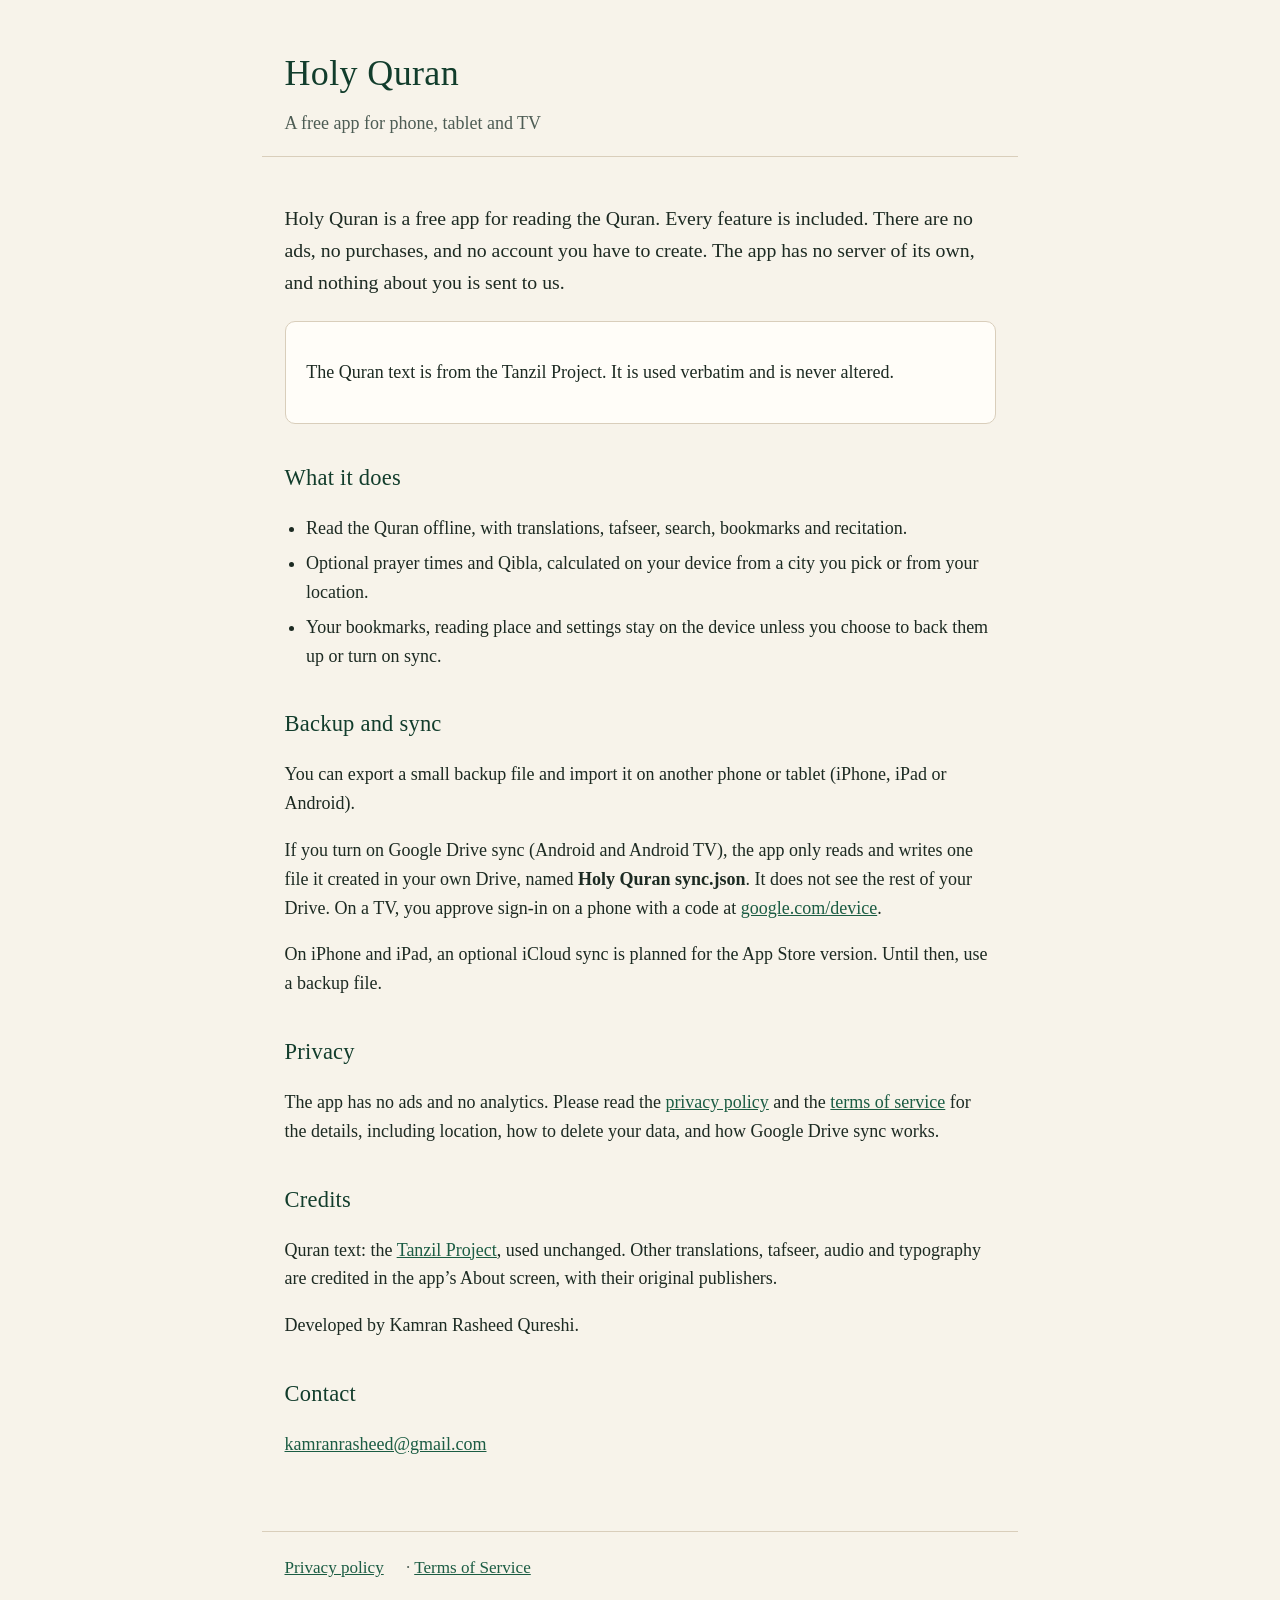
<file: index.html>
<!DOCTYPE html>
<html lang="en">
<head>
  <meta charset="utf-8">
  <meta name="viewport" content="width=device-width, initial-scale=1">
  <title>Holy Quran — a free app</title>
  <meta name="description" content="Holy Quran is a free app for reading the Quran on phone, tablet and TV. No ads, no account required, and no server of ours.">
  <link rel="stylesheet" href="style.css">
</head>
<body>
  <header>
    <h1>Holy Quran</h1>
    <p>A free app for phone, tablet and TV</p>
  </header>
  <main>
    <p class="lead">Holy Quran is a free app for reading the Quran. Every feature is included. There are no ads, no purchases, and no account you have to create. The app has no server of its own, and nothing about you is sent to us.</p>
    <div class="card">
      <p>The Quran text is from the Tanzil Project. It is used verbatim and is never altered.</p>
    </div>
    <h2>What it does</h2>
    <ul>
      <li>Read the Quran offline, with translations, tafseer, search, bookmarks and recitation.</li>
      <li>Optional prayer times and Qibla, calculated on your device from a city you pick or from your location.</li>
      <li>Your bookmarks, reading place and settings stay on the device unless you choose to back them up or turn on sync.</li>
    </ul>
    <h2>Backup and sync</h2>
    <p>You can export a small backup file and import it on another phone or tablet (iPhone, iPad or Android).</p>
    <p>If you turn on Google Drive sync (Android and Android TV), the app only reads and writes one file it created in your own Drive, named <strong>Holy Quran sync.json</strong>. It does not see the rest of your Drive. On a TV, you approve sign-in on a phone with a code at <a href="https://www.google.com/device">google.com/device</a>.</p>
    <p>On iPhone and iPad, an optional iCloud sync is planned for the App Store version. Until then, use a backup file.</p>
    <h2>Privacy</h2>
    <p>The app has no ads and no analytics. Please read the <a href="privacy.html">privacy policy</a> and the <a href="terms.html">terms of service</a> for the details, including location, how to delete your data, and how Google Drive sync works.</p>
    <h2>Credits</h2>
    <p>Quran text: the <a href="https://tanzil.net">Tanzil Project</a>, used unchanged. Other translations, tafseer, audio and typography are credited in the app’s About screen, with their original publishers.</p>
    <p>Developed by Kamran Rasheed Qureshi.</p>
    <h2>Contact</h2>
    <p><a href="mailto:kamranrasheed@gmail.com">kamranrasheed@gmail.com</a></p>
  </main>
  <footer>
    <nav><a href="privacy.html">Privacy policy</a> · <a href="terms.html">Terms of Service</a></nav>
  </footer>
</body>
</html>
</file>
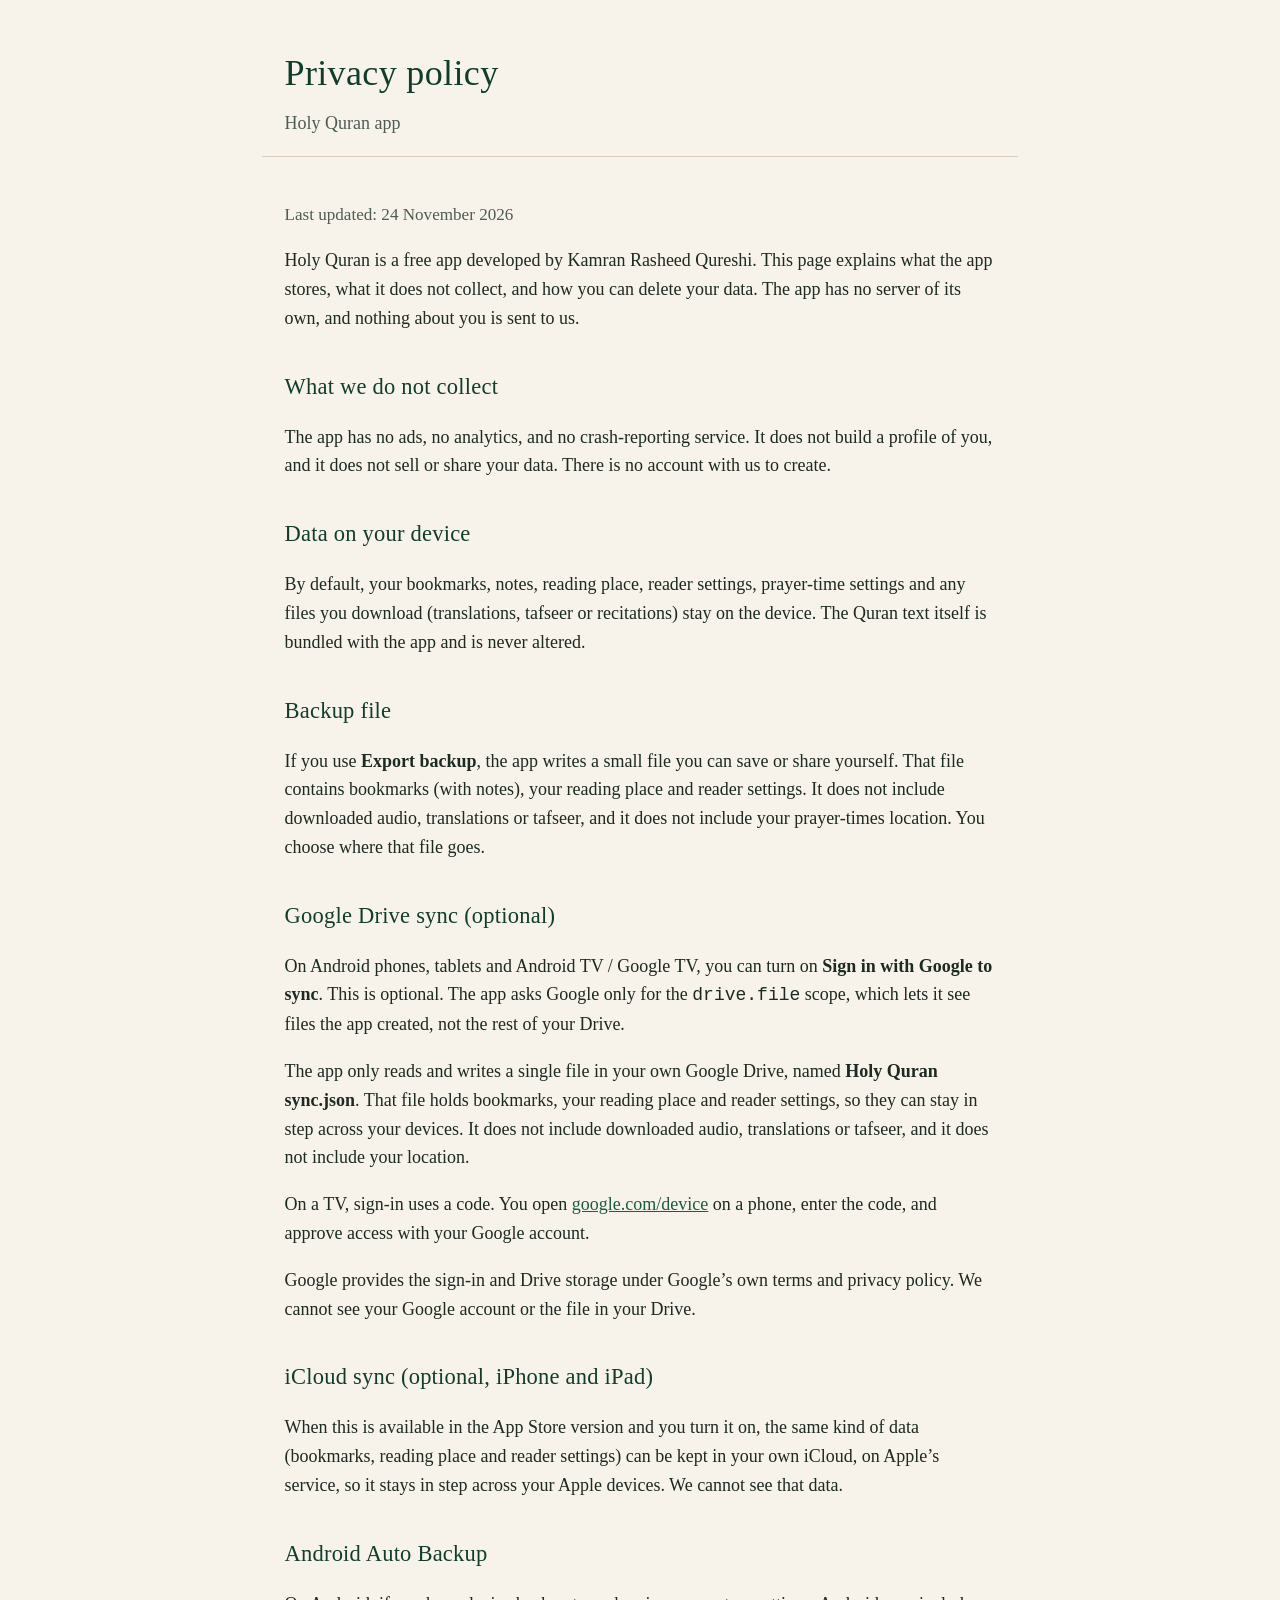
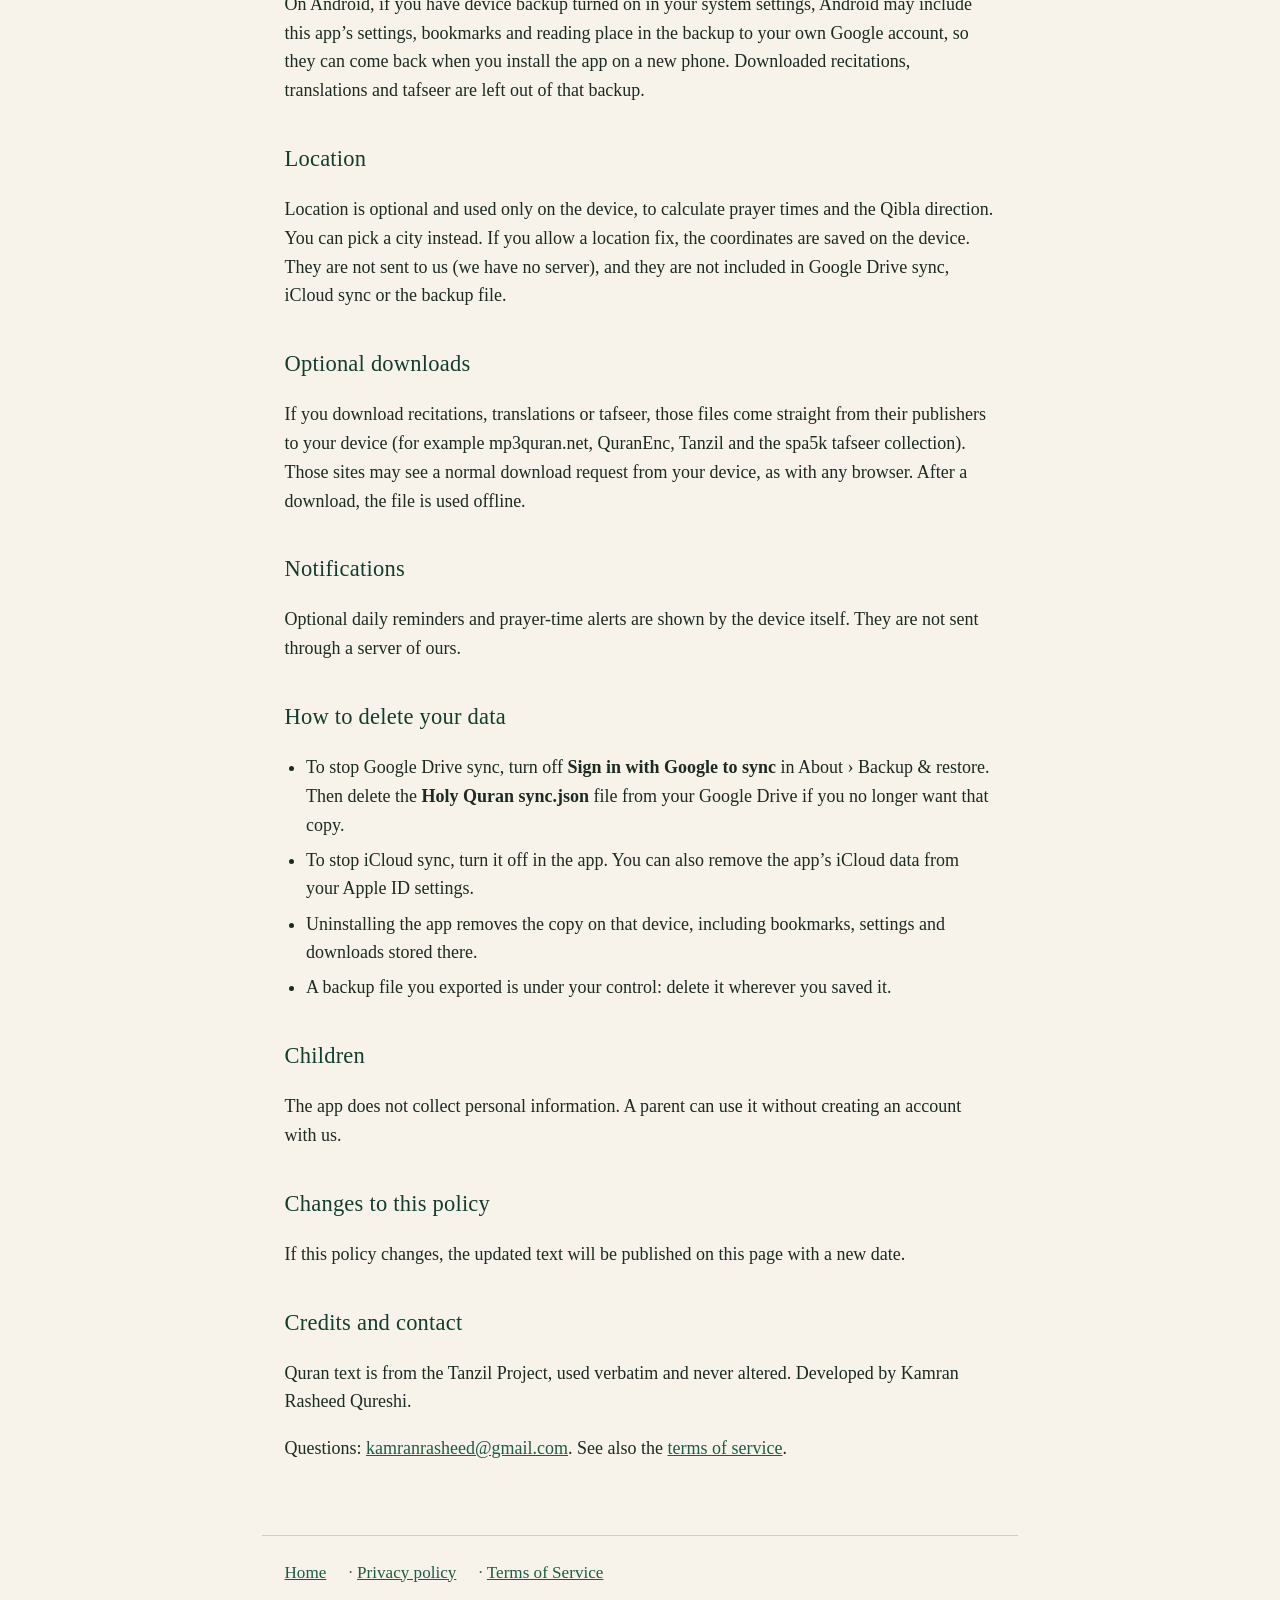
<file: privacy.html>
<!DOCTYPE html>
<html lang="en">
<head>
  <meta charset="utf-8">
  <meta name="viewport" content="width=device-width, initial-scale=1">
  <title>Privacy policy — Holy Quran</title>
  <meta name="description" content="Privacy policy for the Holy Quran app: what stays on your device, how optional Google Drive and iCloud sync work, and how to delete your data.">
  <link rel="stylesheet" href="style.css">
</head>
<body>
  <header>
    <h1>Privacy policy</h1>
    <p>Holy Quran app</p>
  </header>
  <main>
    <p class="updated">Last updated: 24 November 2026</p>
    <p>Holy Quran is a free app developed by Kamran Rasheed Qureshi. This page explains what the app stores, what it does not collect, and how you can delete your data. The app has no server of its own, and nothing about you is sent to us.</p>

    <h2>What we do not collect</h2>
    <p>The app has no ads, no analytics, and no crash-reporting service. It does not build a profile of you, and it does not sell or share your data. There is no account with us to create.</p>

    <h2>Data on your device</h2>
    <p>By default, your bookmarks, notes, reading place, reader settings, prayer-time settings and any files you download (translations, tafseer or recitations) stay on the device. The Quran text itself is bundled with the app and is never altered.</p>

    <h2>Backup file</h2>
    <p>If you use <strong>Export backup</strong>, the app writes a small file you can save or share yourself. That file contains bookmarks (with notes), your reading place and reader settings. It does not include downloaded audio, translations or tafseer, and it does not include your prayer-times location. You choose where that file goes.</p>

    <h2>Google Drive sync (optional)</h2>
    <p>On Android phones, tablets and Android TV / Google TV, you can turn on <strong>Sign in with Google to sync</strong>. This is optional. The app asks Google only for the <code>drive.file</code> scope, which lets it see files the app created, not the rest of your Drive.</p>
    <p>The app only reads and writes a single file in your own Google Drive, named <strong>Holy Quran sync.json</strong>. That file holds bookmarks, your reading place and reader settings, so they can stay in step across your devices. It does not include downloaded audio, translations or tafseer, and it does not include your location.</p>
    <p>On a TV, sign-in uses a code. You open <a href="https://www.google.com/device">google.com/device</a> on a phone, enter the code, and approve access with your Google account.</p>
    <p>Google provides the sign-in and Drive storage under Google’s own terms and privacy policy. We cannot see your Google account or the file in your Drive.</p>

    <h2>iCloud sync (optional, iPhone and iPad)</h2>
    <p>When this is available in the App Store version and you turn it on, the same kind of data (bookmarks, reading place and reader settings) can be kept in your own iCloud, on Apple’s service, so it stays in step across your Apple devices. We cannot see that data.</p>

    <h2>Android Auto Backup</h2>
    <p>On Android, if you have device backup turned on in your system settings, Android may include this app’s settings, bookmarks and reading place in the backup to your own Google account, so they can come back when you install the app on a new phone. Downloaded recitations, translations and tafseer are left out of that backup.</p>

    <h2>Location</h2>
    <p>Location is optional and used only on the device, to calculate prayer times and the Qibla direction. You can pick a city instead. If you allow a location fix, the coordinates are saved on the device. They are not sent to us (we have no server), and they are not included in Google Drive sync, iCloud sync or the backup file.</p>

    <h2>Optional downloads</h2>
    <p>If you download recitations, translations or tafseer, those files come straight from their publishers to your device (for example mp3quran.net, QuranEnc, Tanzil and the spa5k tafseer collection). Those sites may see a normal download request from your device, as with any browser. After a download, the file is used offline.</p>

    <h2>Notifications</h2>
    <p>Optional daily reminders and prayer-time alerts are shown by the device itself. They are not sent through a server of ours.</p>

    <h2>How to delete your data</h2>
    <ul>
      <li>To stop Google Drive sync, turn off <strong>Sign in with Google to sync</strong> in About › Backup &amp; restore. Then delete the <strong>Holy Quran sync.json</strong> file from your Google Drive if you no longer want that copy.</li>
      <li>To stop iCloud sync, turn it off in the app. You can also remove the app’s iCloud data from your Apple ID settings.</li>
      <li>Uninstalling the app removes the copy on that device, including bookmarks, settings and downloads stored there.</li>
      <li>A backup file you exported is under your control: delete it wherever you saved it.</li>
    </ul>

    <h2>Children</h2>
    <p>The app does not collect personal information. A parent can use it without creating an account with us.</p>

    <h2>Changes to this policy</h2>
    <p>If this policy changes, the updated text will be published on this page with a new date.</p>

    <h2>Credits and contact</h2>
    <p>Quran text is from the Tanzil Project, used verbatim and never altered. Developed by Kamran Rasheed Qureshi.</p>
    <p>Questions: <a href="mailto:kamranrasheed@gmail.com">kamranrasheed@gmail.com</a>. See also the <a href="terms.html">terms of service</a>.</p>
  </main>
  <footer>
    <nav><a href="index.html">Home</a> · <a href="privacy.html">Privacy policy</a> · <a href="terms.html">Terms of Service</a></nav>
  </footer>
</body>
</html>
</file>
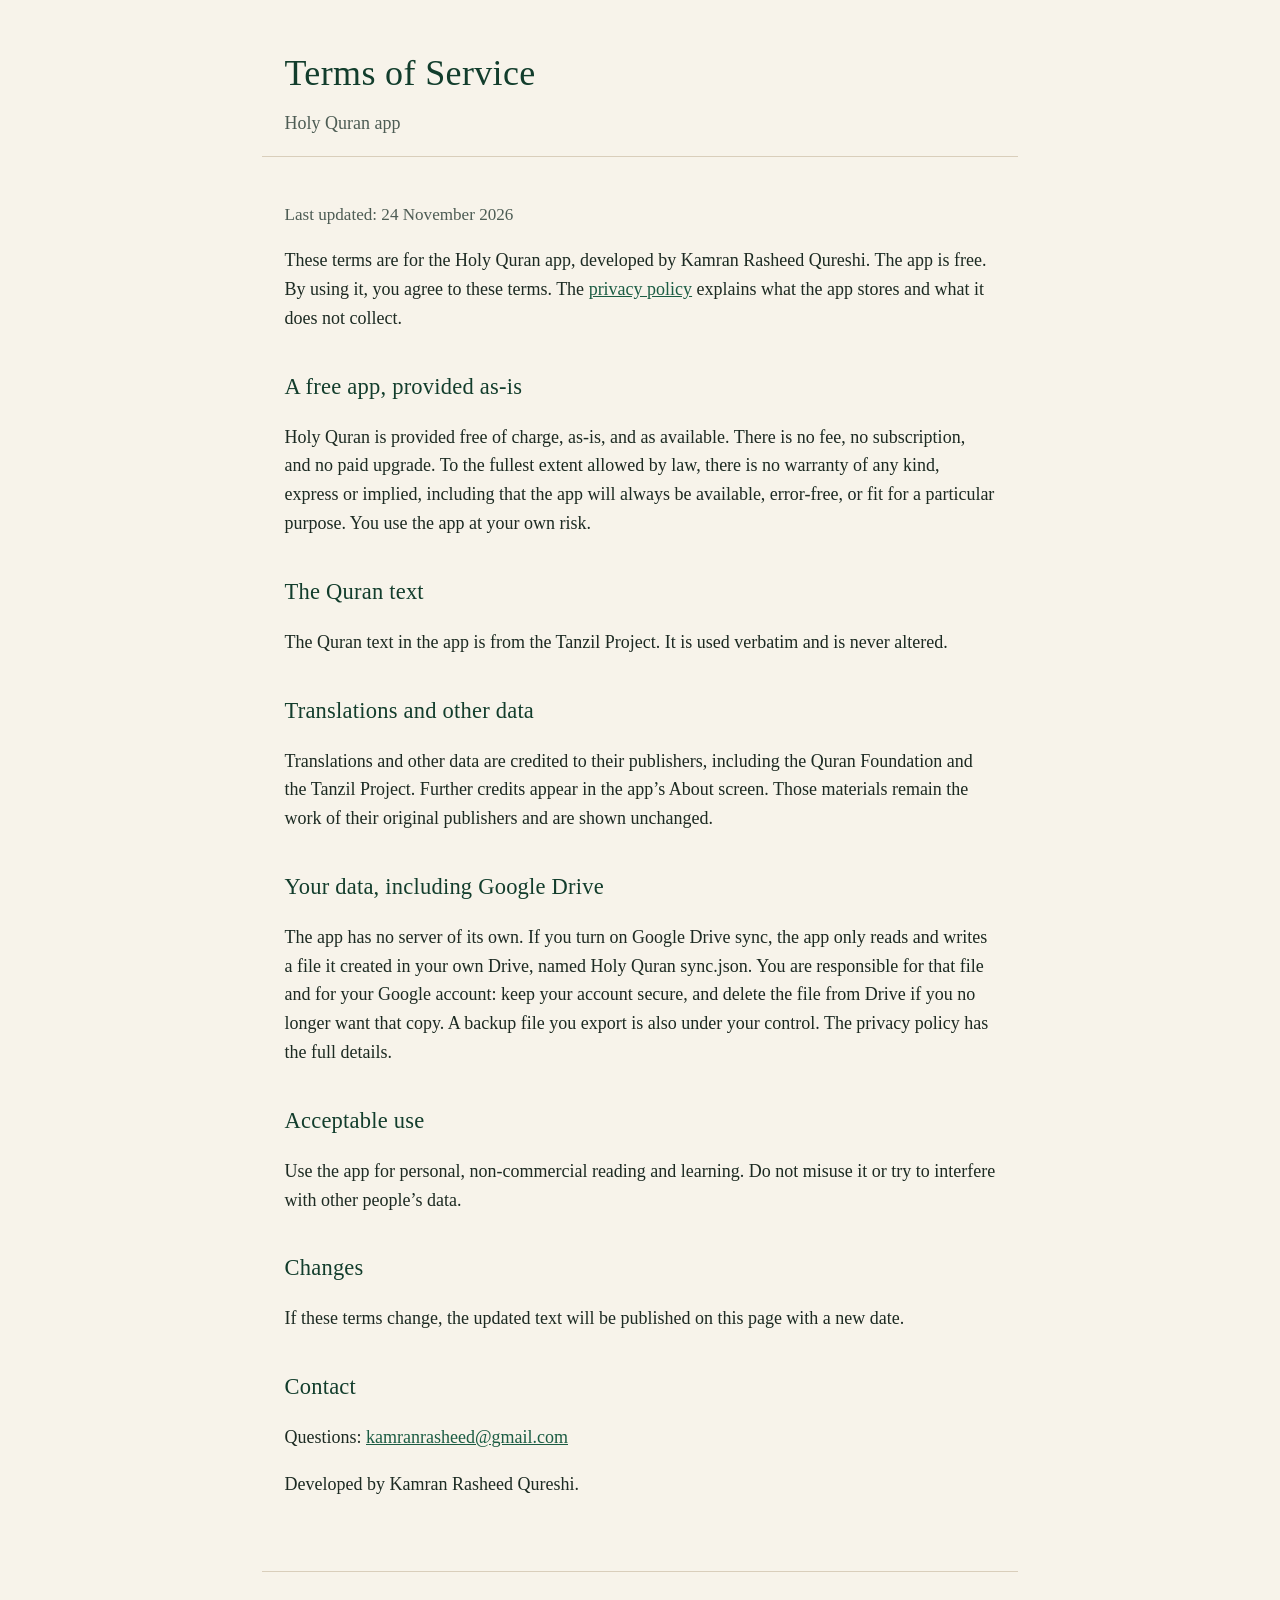
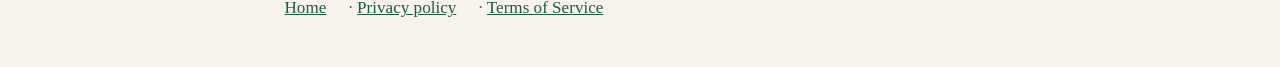
<file: terms.html>
<!DOCTYPE html>
<html lang="en">
<head>
  <meta charset="utf-8">
  <meta name="viewport" content="width=device-width, initial-scale=1">
  <title>Terms of Service — Holy Quran</title>
  <meta name="description" content="Terms of Service for the Holy Quran app: the app is free and provided as-is, with no warranty.">
  <link rel="stylesheet" href="style.css">
</head>
<body>
  <header>
    <h1>Terms of Service</h1>
    <p>Holy Quran app</p>
  </header>
  <main>
    <p class="updated">Last updated: 24 November 2026</p>
    <p>These terms are for the Holy Quran app, developed by Kamran Rasheed Qureshi. The app is free. By using it, you agree to these terms. The <a href="privacy.html">privacy policy</a> explains what the app stores and what it does not collect.</p>

    <h2>A free app, provided as-is</h2>
    <p>Holy Quran is provided free of charge, as-is, and as available. There is no fee, no subscription, and no paid upgrade. To the fullest extent allowed by law, there is no warranty of any kind, express or implied, including that the app will always be available, error-free, or fit for a particular purpose. You use the app at your own risk.</p>

    <h2>The Quran text</h2>
    <p>The Quran text in the app is from the Tanzil Project. It is used verbatim and is never altered.</p>

    <h2>Translations and other data</h2>
    <p>Translations and other data are credited to their publishers, including the Quran Foundation and the Tanzil Project. Further credits appear in the app’s About screen. Those materials remain the work of their original publishers and are shown unchanged.</p>

    <h2>Your data, including Google Drive</h2>
    <p>The app has no server of its own. If you turn on Google Drive sync, the app only reads and writes a file it created in your own Drive, named Holy Quran sync.json. You are responsible for that file and for your Google account: keep your account secure, and delete the file from Drive if you no longer want that copy. A backup file you export is also under your control. The privacy policy has the full details.</p>

    <h2>Acceptable use</h2>
    <p>Use the app for personal, non-commercial reading and learning. Do not misuse it or try to interfere with other people’s data.</p>

    <h2>Changes</h2>
    <p>If these terms change, the updated text will be published on this page with a new date.</p>

    <h2>Contact</h2>
    <p>Questions: <a href="mailto:kamranrasheed@gmail.com">kamranrasheed@gmail.com</a></p>
    <p>Developed by Kamran Rasheed Qureshi.</p>
  </main>
  <footer>
    <nav><a href="index.html">Home</a> · <a href="privacy.html">Privacy policy</a> · <a href="terms.html">Terms of Service</a></nav>
  </footer>
</body>
</html>
</file>
<file: style.css>
:root {
  --bg: #f7f3ea;
  --ink: #1c2a22;
  --muted: #4d5c54;
  --accent: #1b5c43;
  --accent-dark: #123d2c;
  --line: #d9cebb;
  --card: #fffdf8;
}
* { box-sizing: border-box; }
html { font-size: 18px; }
body {
  margin: 0;
  color: var(--ink);
  background: var(--bg);
  font-family: Georgia, "Times New Roman", Times, serif;
  line-height: 1.6;
}
header, main, footer { max-width: 42rem; margin: 0 auto; padding: 0 1.25rem; }
header { padding-top: 2.5rem; padding-bottom: 1rem; border-bottom: 1px solid var(--line); }
header p { margin: 0.35rem 0 0; color: var(--muted); }
h1, h2 { font-weight: normal; letter-spacing: 0.01em; color: var(--accent-dark); }
h1 { font-size: 2rem; margin: 0; }
h2 { font-size: 1.25rem; margin: 2rem 0 0.6rem; }
main { padding-top: 1.5rem; padding-bottom: 3rem; }
p, li { color: var(--ink); }
.lead { font-size: 1.1rem; }
a { color: var(--accent); }
a:hover { color: var(--accent-dark); }
ul { padding-left: 1.2rem; }
li { margin: 0.35rem 0; }
.card {
  background: var(--card);
  border: 1px solid var(--line);
  border-radius: 10px;
  padding: 1rem 1.15rem;
  margin: 1.25rem 0;
}
footer {
  border-top: 1px solid var(--line);
  padding: 1.25rem 1.25rem 2.5rem;
  color: var(--muted);
  font-size: 0.95rem;
}
nav a { margin-right: 1rem; }
.updated { color: var(--muted); font-size: 0.95rem; }
</file>
